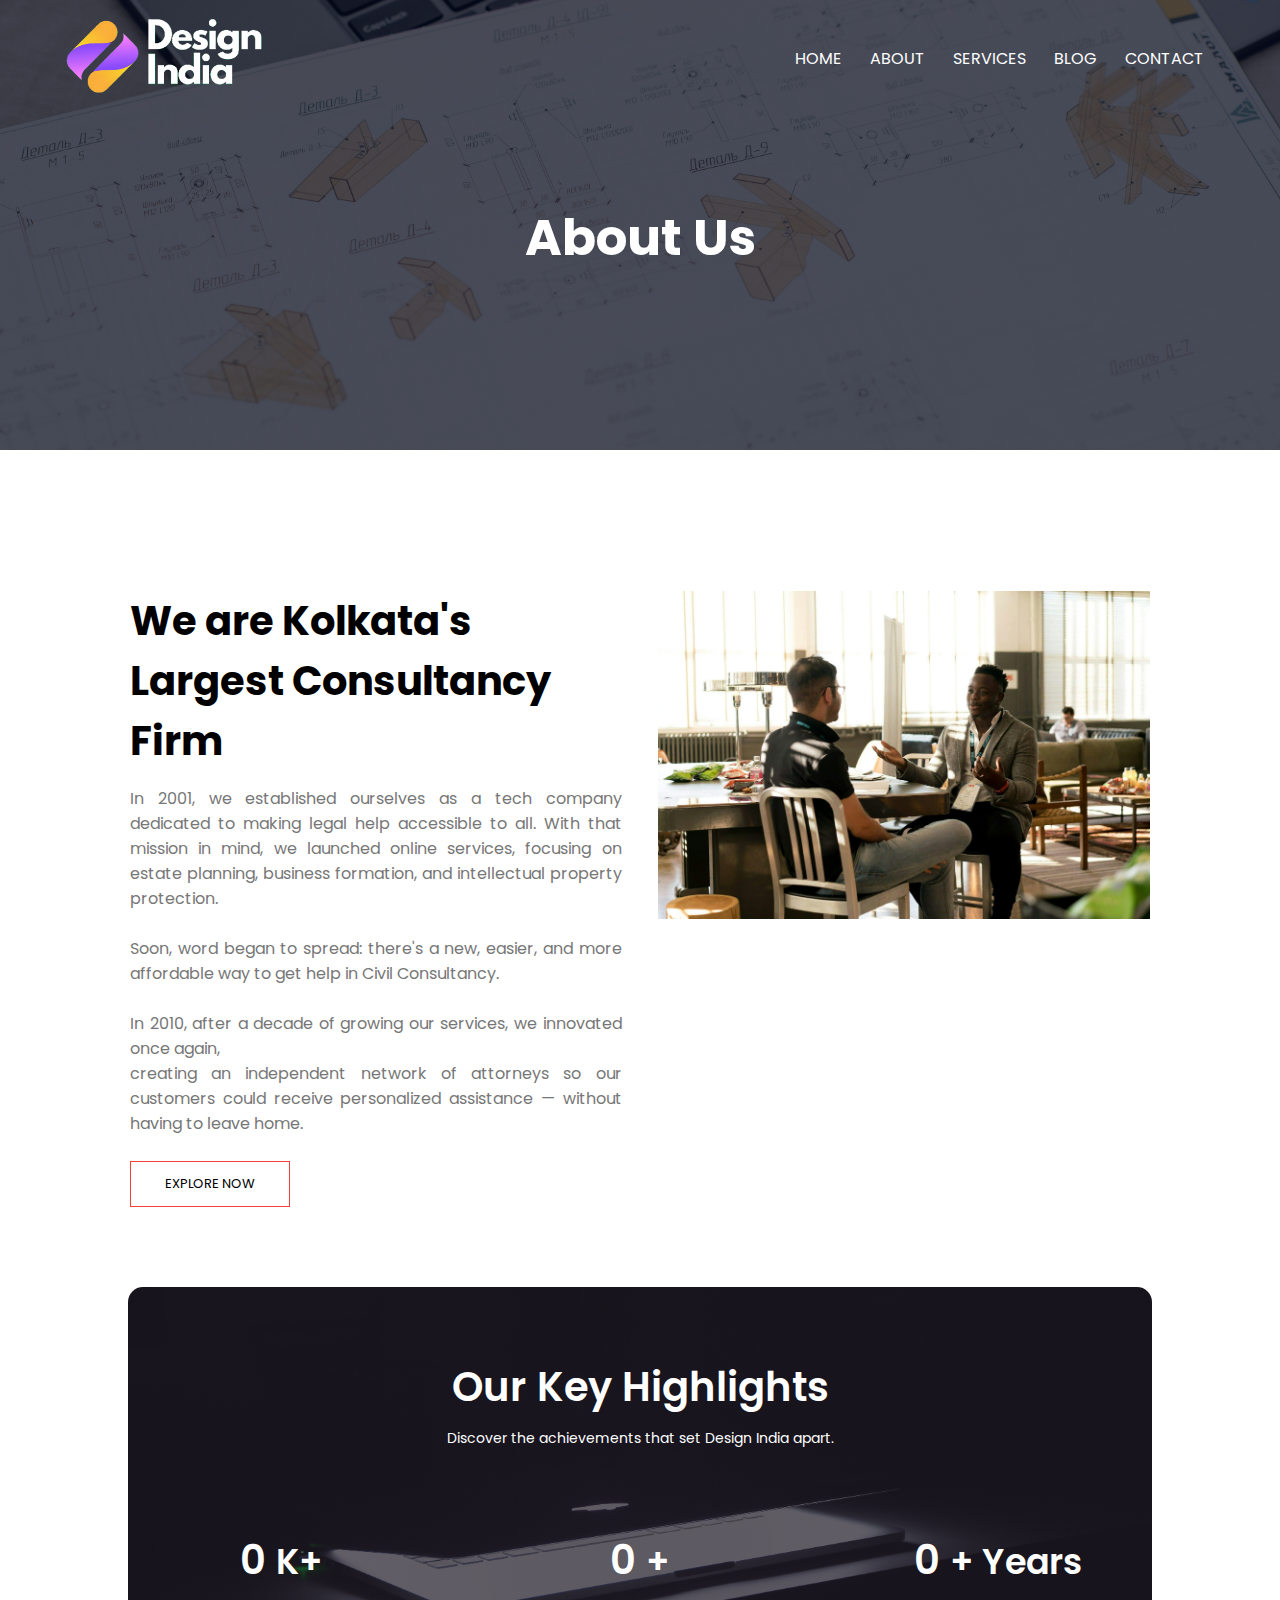
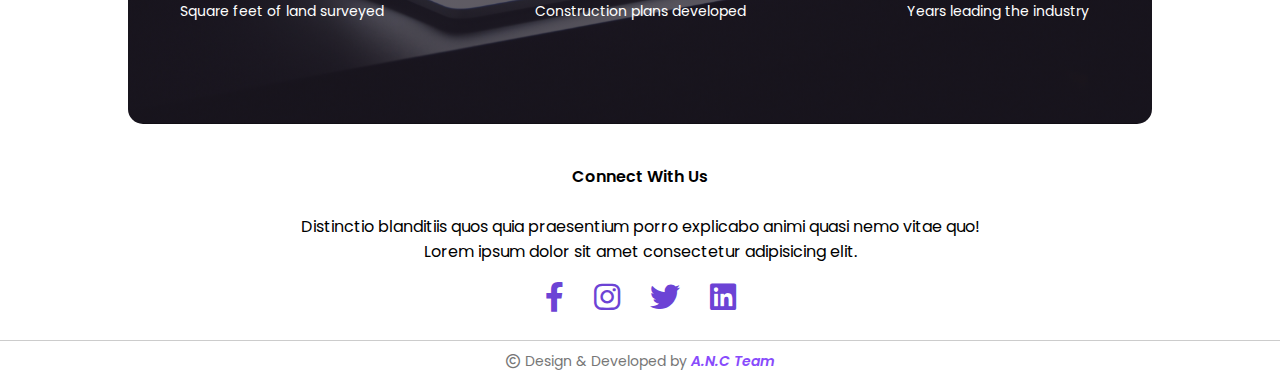
<file: about.html>
<!DOCTYPE html>
<html lang="en">
  <head>
    <meta charset="UTF-8" />
    <meta name="viewport" content="width=device-width, initial-scale=1.0" />

    <!-- Primary Meta Tags -->
    <title>Design India - Innovative Design Solutions for Your Brand</title>
    <meta
      name="description"
      content="Design India offers creative design solutions tailored to your brand. From logo design to web development, we provide innovative services to enhance your business identity."
    />
    <meta
      name="keywords"
      content="Design India, logo design, web design, branding, graphic design, creative services, brand identity, India"
    />
    <meta name="author" content="Design India Team" />

    <!-- Open Graph / Facebook -->
    <meta property="og:type" content="website" />
    <meta property="og:url" content="https://www.designindia.com/" />
    <meta
      property="og:title"
      content="Design India - Innovative Design Solutions for Your Brand"
    />
    <meta
      property="og:description"
      content="Design India offers creative design solutions tailored to your brand. Explore our services and elevate your business identity with professional design."
    />
    <meta
      property="og:image"
      content="https://www.designindia.com/images/og-image.jpg"
    />

    <!-- Twitter -->
    <meta property="twitter:card" content="summary_large_image" />
    <meta property="twitter:url" content="https://www.designindia.com/" />
    <meta
      property="twitter:title"
      content="Design India - Innovative Design Solutions for Your Brand"
    />
    <meta
      property="twitter:description"
      content="Design India offers creative design solutions tailored to your brand. Enhance your business identity with our professional design services."
    />
    <meta
      property="twitter:image"
      content="https://www.designindia.com/images/twitter-image.jpg"
    />

    <!-- Robots Meta Tag -->
    <meta name="robots" content="index, follow" />

    <!-- Canonical Link -->
    <link rel="canonical" href="https://www.designindia.com/" />

    <!-- Favicon -->
    <link rel="icon" href="images/head-icon.png" type="image/x-icon" />

    <!-- CSS Stylesheet -->
    <link rel="stylesheet" href="/css/styles.css" />

    <!-- FONT AWESOME CDN -->
    <link
      rel="stylesheet"
      href="https://cdnjs.cloudflare.com/ajax/libs/font-awesome/6.0.0-beta3/css/all.min.css"
    />
    <script src="/js/scripts.js"></script>
  </head>

  <body>
    <!-- HEADER SECTION -->
    <section class="sub-header">
      <nav>
        <a href="index.html"
          ><img src="images/logo1.png" alt="DesignIndia"
        /></a>
        <!-- <a href="index.html" class="navbar-brand">
          <img src="images/logo.png" alt="DesignIndia" class="logo" />
          <h5 class="brand-name">DESIGN INDIA</h5>
        </a> -->

        <div id="navLinks" class="nav-links">
          <i class="fa fa-times" aria-hidden="true" onclick="hideMenu()"></i>
          <ul>
            <li><a href="index.html">HOME</a></li>
            <li><a href="about.html">ABOUT</a></li>
            <li><a href="services.html">SERVICES</a></li>
            <li><a href="">BLOG</a></li>
            <li><a href="">CONTACT</a></li>
          </ul>
        </div>
        <i class="fa fa-bars" aria-hidden="true" onclick="showMenu()"></i>
      </nav>
      <h1>About Us</h1>
    </section>

    <!-- ABOUT US CONTENT -->
    <section class="about-us">
      <div class="row">
        <div class="about-col">
          <h1>We are Kolkata's <br />Largest Consultancy Firm</h1>
          <p>
            In 2001, we established ourselves as a tech company dedicated to
            making legal help accessible to all. With that mission in mind, we
            launched online services, focusing on estate planning, business
            formation, and intellectual property protection.<br /><br />
            Soon, word began to spread: there's a new, easier, and more
            affordable way to get help in Civil Consultancy.<br /><br />
            In 2010, after a decade of growing our services, we innovated once
            again,<br />
            creating an independent network of attorneys so our customers could
            receive personalized assistance — without having to leave home.
          </p>

          <a href="services.html" class="hero-button red-button">EXPLORE NOW</a>
        </div>
        <div class="about-col">
          <img src="images/ab1.jpg" alt="" />
        </div>
      </div>
    </section>

    <!-- HIGHLIGHTS SECTION -->
    <section class="highlights">
      <h1>Our Key Highlights</h1>
      <p>Discover the achievements that set Design India apart.</p>
      <div class="row">
        <div class="highlight-col">
          <h3 data-target="350">0</h3><span>K+</span>
          <p>Square feet of land surveyed</p>
        </div>
        <div class="highlight-col">
          <h3 data-target="2800">0</h3><span>+</span>
          <p>Construction plans developed</p>
        </div>
        <div class="highlight-col">
          <h3 data-target="25">0</h3><span>+ Years</span>
          <p>Years leading the industry</p>
        </div>
      </div>
    </section>
    
    <!-- FOOTER SECTION -->
    <section class="footer">
      <h4>Connect With Us</h4>
      <p>
        Distinctio blanditiis quos quia praesentium porro explicabo animi quasi
        nemo vitae quo! <br />Lorem ipsum dolor sit amet consectetur adipisicing
        elit.
      </p>
      <div class="icons">
        <a href="https://www.facebook.com" target="_blank">
          <i class="fa-brands fa-facebook-f"></i>
        </a>
        <a href="https://www.instagram.com" target="_blank">
          <i class="fa-brands fa-instagram"></i>
        </a>
        <a href="https://x.com/" target="_blank">
          <i class="fa-brands fa-twitter"></i>
        </a>
        <a href="https://www.linkedin.com" target="_blank">
          <i class="fa-brands fa-linkedin"></i>
        </a>
      </div>
      <hr />
      <p class="dev">
        <i class="fa-regular fa-copyright"></i> Design & Developed by <span>A.N.C Team</span>
        </i>
      </p>
    </section>

    <!-- JAVA SCRIPT FOR TOGGLE MENU -->
    <script>
      let navLinks = document.getElementById("navLinks");
      function showMenu() {
        navLinks.style.display = "block"; /* Show the menu */
      }
      function hideMenu() {
        navLinks.style.display = "none"; /* Hide the menu */
      }
      function handleResize() {
        if (window.innerWidth > 700) {
          navLinks.style.display =
            "inline-block"; /* Ensure menu is shown on wide screens */
        }
        if (window.innerWidth < 700) {
          navLinks.style.display =
            "none"; /* Ensure menu is hidden on phone screens */
        }
      }
      // Add event listener for resize events
      window.addEventListener("resize", handleResize);
      // Ensure menu visibility on initial load based on screen size
      handleResize();
    </script>
  </body>
</html>
</file>
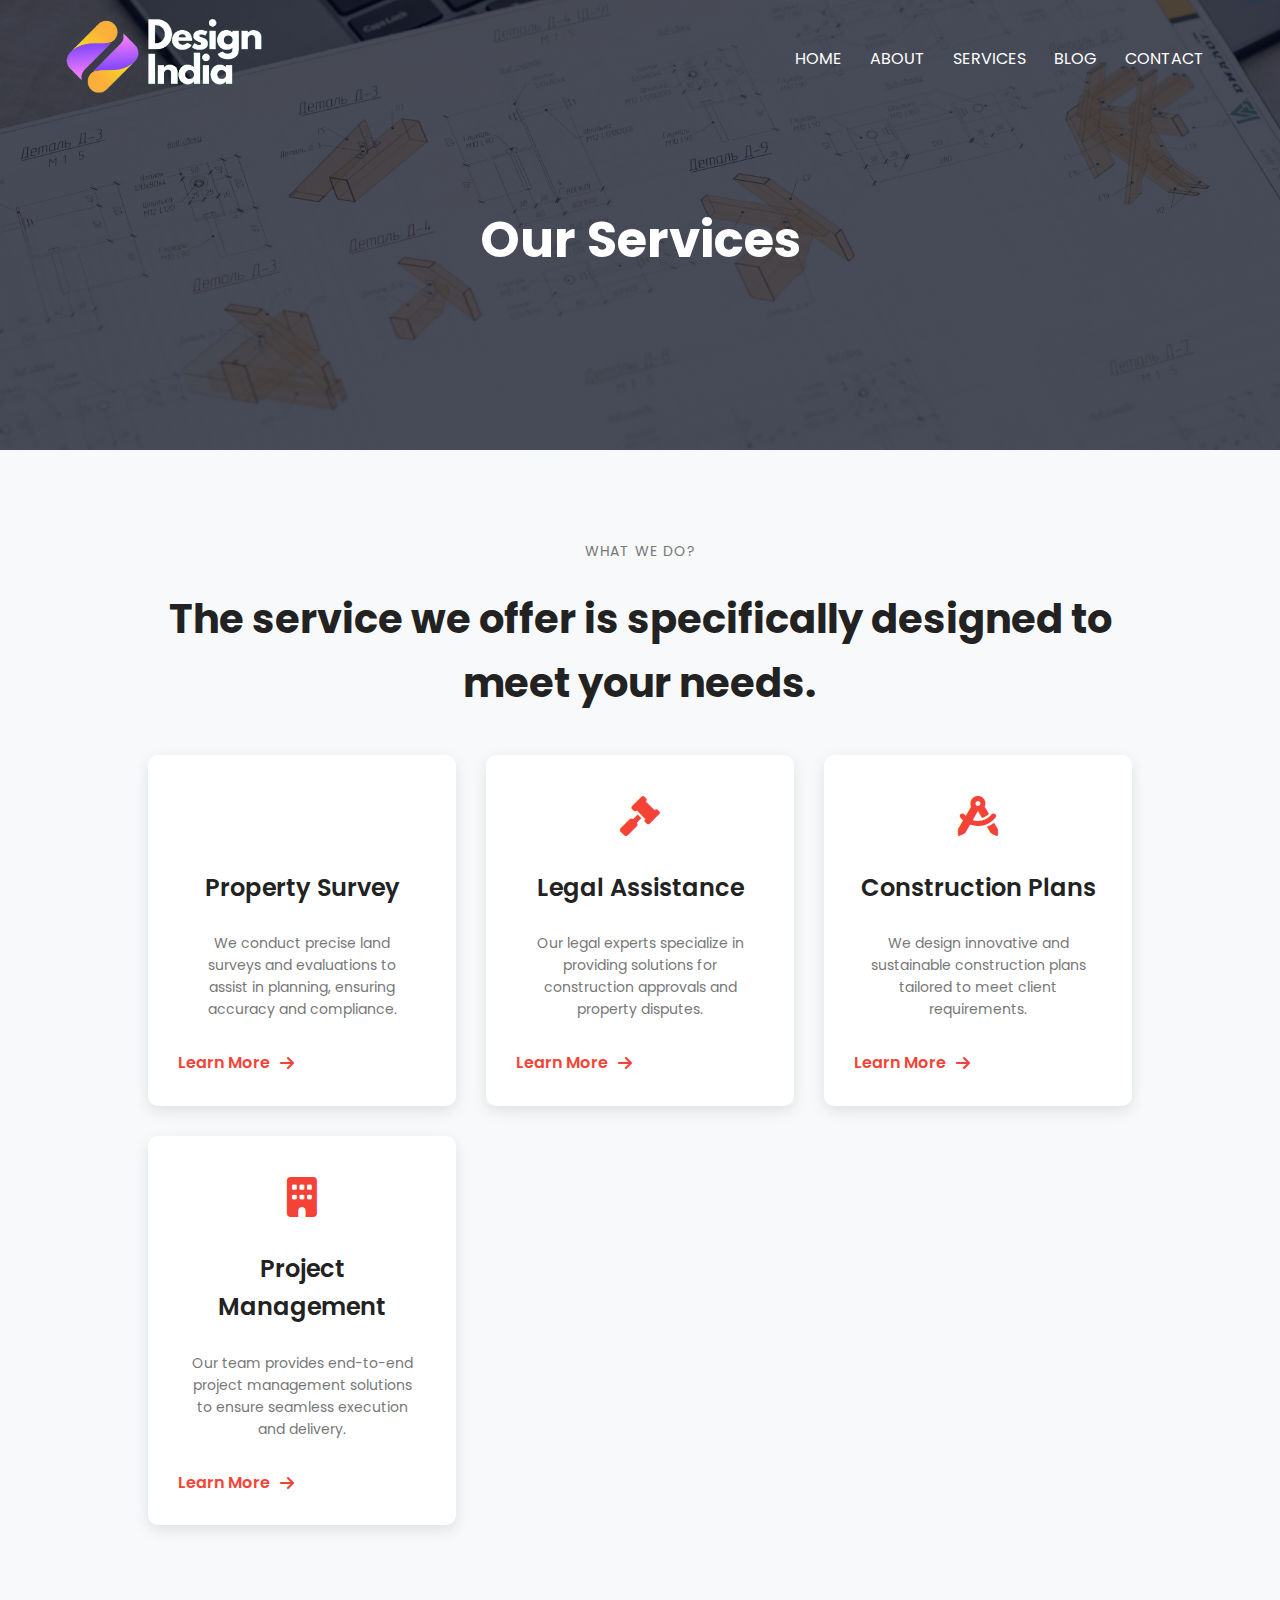
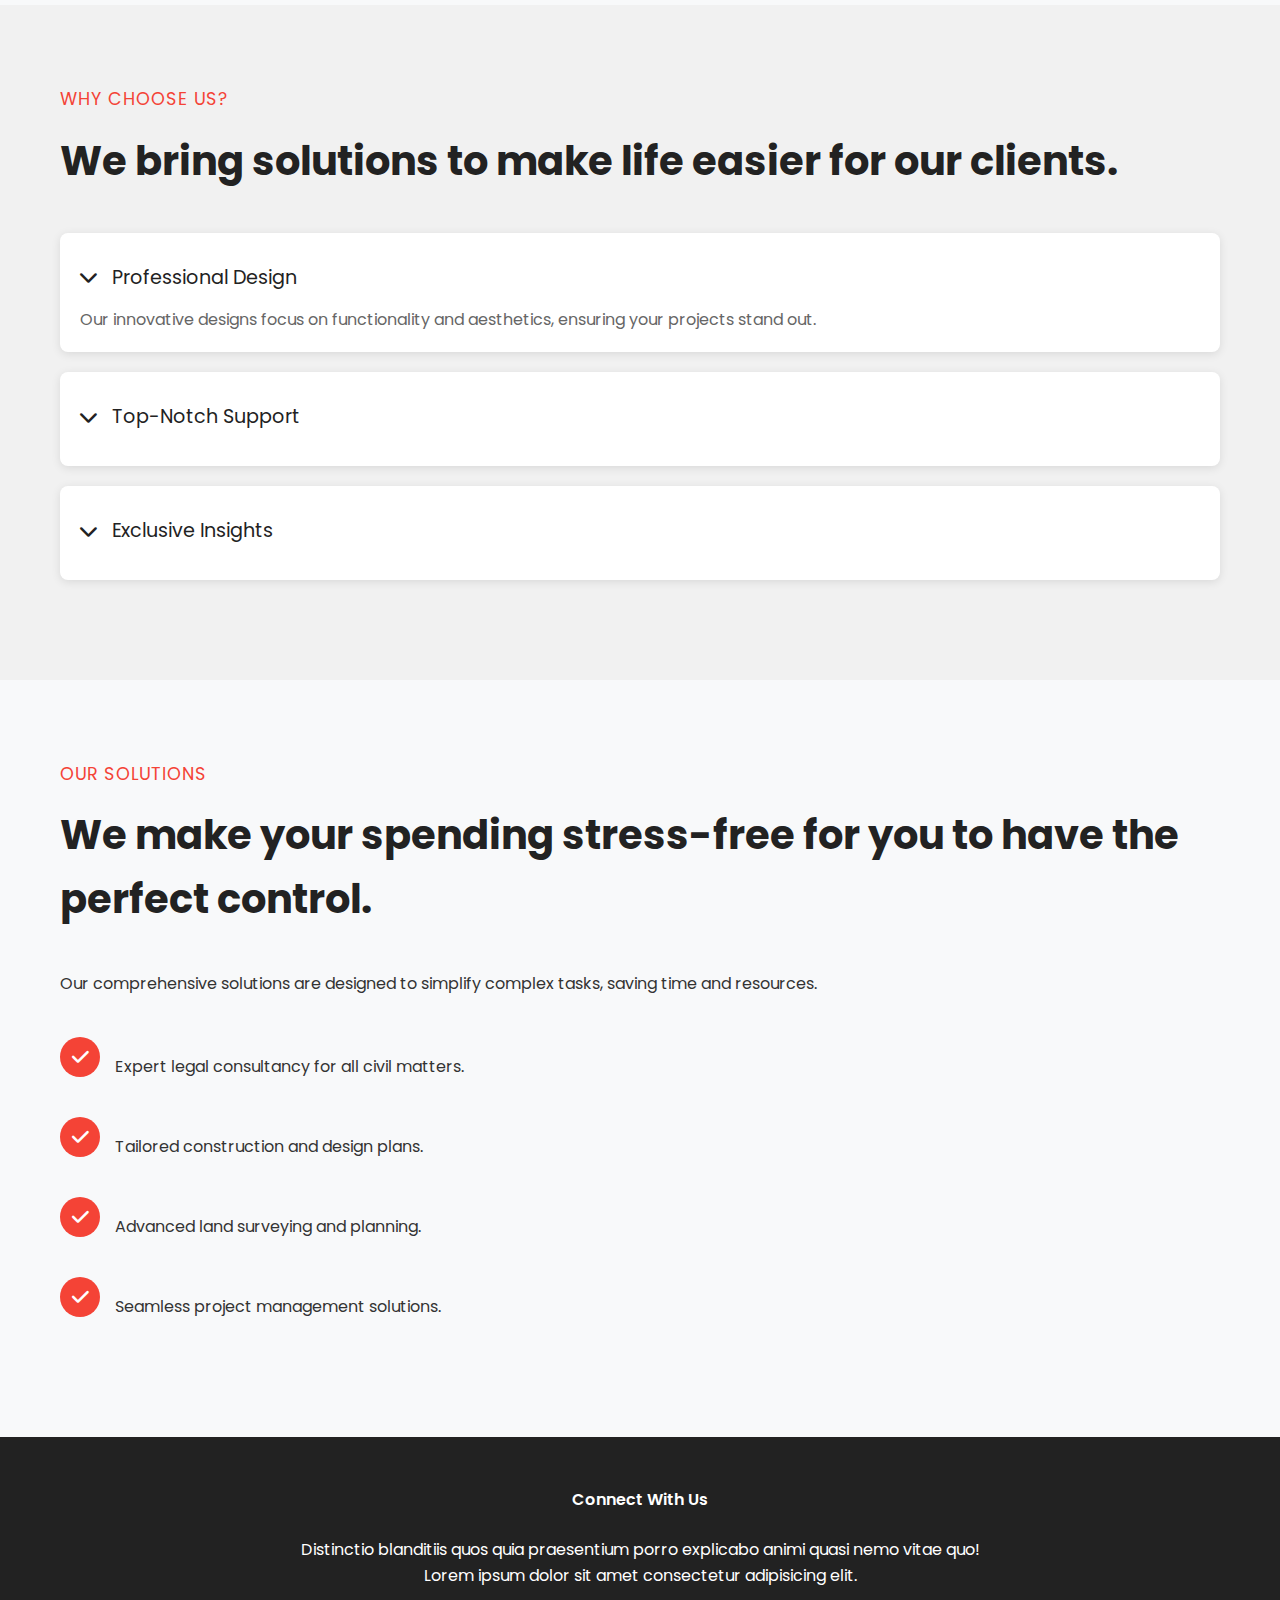
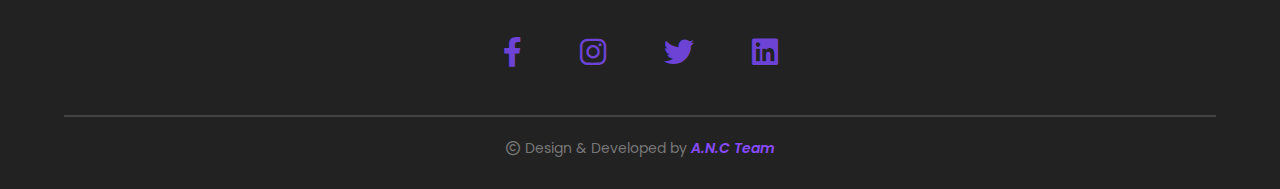
<file: services.html>
<!DOCTYPE html>
<html lang="en">

<head>
  <meta charset="UTF-8" />
  <meta name="viewport" content="width=device-width, initial-scale=1.0" />

  <!-- Primary Meta Tags -->
  <title>Design India - Innovative Design Solutions for Your Brand</title>
  <meta name="description"
    content="Design India offers creative design solutions tailored to your brand. From logo design to web development, we provide innovative services to enhance your business identity." />
  <meta name="keywords"
    content="Design India, logo design, web design, branding, graphic design, creative services, brand identity, India" />
  <meta name="author" content="Design India Team" />

  <!-- Open Graph / Facebook -->
  <meta property="og:type" content="website" />
  <meta property="og:url" content="https://www.designindia.com/" />
  <meta property="og:title" content="Design India - Innovative Design Solutions for Your Brand" />
  <meta property="og:description"
    content="Design India offers creative design solutions tailored to your brand. Explore our services and elevate your business identity with professional design." />
  <meta property="og:image" content="https://www.designindia.com/images/og-image.jpg" />

  <!-- Twitter -->
  <meta property="twitter:card" content="summary_large_image" />
  <meta property="twitter:url" content="https://www.designindia.com/" />
  <meta property="twitter:title" content="Design India - Innovative Design Solutions for Your Brand" />
  <meta property="twitter:description"
    content="Design India offers creative design solutions tailored to your brand. Enhance your business identity with our professional design services." />
  <meta property="twitter:image" content="https://www.designindia.com/images/twitter-image.jpg" />

  <!-- Robots Meta Tag -->
  <meta name="robots" content="index, follow" />

  <!-- Canonical Link -->
  <link rel="canonical" href="https://www.designindia.com/" />

  <!-- Favicon -->
  <link rel="icon" href="images/head-icon.png" type="image/x-icon" />

  <!-- CSS Stylesheet -->
  <link rel="stylesheet" href="/css/styles.css" />
  <link rel="stylesheet" href="css/services.css">

  <!-- FONT AWESOME CDN -->
  <link rel="stylesheet" href="https://cdnjs.cloudflare.com/ajax/libs/font-awesome/6.0.0-beta3/css/all.min.css" />
  <script src="/js/scripts.js"></script>
</head>

<body>
  <!-- HEADER SECTION -->
  <section class="sub-header">
    <nav>
      <a href="index.html"><img src="images/logo1.png" alt="DesignIndia" /></a>
      <!-- <a href="index.html" class="navbar-brand">
          <img src="images/logo.png" alt="DesignIndia" class="logo" />
          <h5 class="brand-name">DESIGN INDIA</h5>
        </a> -->

      <div id="navLinks" class="nav-links">
        <i class="fa fa-times" aria-hidden="true" onclick="hideMenu()"></i>
        <ul>
          <li><a href="index.html">HOME</a></li>
          <li><a href="about.html">ABOUT</a></li>
          <li><a href="services.html">SERVICES</a></li>
          <li><a href="">BLOG</a></li>
          <li><a href="">CONTACT</a></li>
        </ul>
      </div>
      <i class="fa fa-bars" aria-hidden="true" onclick="showMenu()"></i>
    </nav>
    <h1>Our Services</h1>
  </section>


  <!-- SERVICE SECTION -->
  <section class="section service">
    <div class="container">
      <p class="section-subtitle">What We Do?</p>
      <h2 class="section-title">
        The service we offer is specifically designed to meet your needs.
      </h2>
      <ul class="grid-list">
        <li>
          <div class="service-card">
            <div class="card-icon">
              <i class="fa-solid fa-people-roof"></i>
            </div>
            <h3 class="card-title">Property Survey</h3>
            <p class="card-text">
              We conduct precise land surveys and evaluations to assist in planning, ensuring accuracy and compliance.
            </p>
            <a href="#" class="btn-text">
              <span class="span">Learn More</span>
              <i class="fa-solid fa-arrow-right"></i>
            </a>
          </div>
        </li>
        <li>
          <div class="service-card">
            <div class="card-icon">
              <i class="fa-solid fa-gavel"></i>
            </div>
            <h3 class="card-title">Legal Assistance</h3>
            <p class="card-text">
              Our legal experts specialize in providing solutions for construction approvals and property disputes.
            </p>
            <a href="#" class="btn-text">
              <span class="span">Learn More</span>
              <i class="fa-solid fa-arrow-right"></i>
            </a>
          </div>
        </li>
        <li>
          <div class="service-card">
            <div class="card-icon">
              <i class="fa-solid fa-drafting-compass"></i>
            </div>
            <h3 class="card-title">Construction Plans</h3>
            <p class="card-text">
              We design innovative and sustainable construction plans tailored to meet client requirements.
            </p>
            <a href="#" class="btn-text">
              <span class="span">Learn More</span>
              <i class="fa-solid fa-arrow-right"></i>
            </a>
          </div>
        </li>
        <li>
          <div class="service-card">
            <div class="card-icon">
              <i class="fa-solid fa-building"></i>
            </div>
            <h3 class="card-title">Project Management</h3>
            <p class="card-text">
              Our team provides end-to-end project management solutions to ensure seamless execution and delivery.
            </p>
            <a href="#" class="btn-text">
              <span class="span">Learn More</span>
              <i class="fa-solid fa-arrow-right"></i>
            </a>
          </div>
        </li>
      </ul>
    </div>
  </section>

  <!-- ABOUT SECTION -->
  <section class="about">
    <div class="container">
      <div class="about-content">
        <p class="section-subtitle">Why Choose Us?</p>
        <h2 class="section-title">
          We bring solutions to make life easier for our clients.
        </h2>
        <ul class="about-list">
          <li class="about-item">
            <div class="accordion-card expanded" data-accordion>
              <h3 class="card-title">
                <button class="accordion-btn">
                  <i class="fa-solid fa-chevron-down"></i>
                  <span class="span">Professional Design</span>
                </button>
              </h3>
              <p class="accordion-content">
                Our innovative designs focus on functionality and aesthetics, ensuring your projects stand out.
              </p>
            </div>
          </li>
          <li class="about-item">
            <div class="accordion-card" data-accordion>
              <h3 class="card-title">
                <button class="accordion-btn">
                  <i class="fa-solid fa-chevron-down"></i>
                  <span class="span">Top-Notch Support</span>
                </button>
              </h3>
              <p class="accordion-content">
                With 24/7 support, we ensure you receive immediate assistance at every stage of your project.
              </p>
            </div>
          </li>
          <li class="about-item">
            <div class="accordion-card" data-accordion>
              <h3 class="card-title">
                <button class="accordion-btn">
                  <i class="fa-solid fa-chevron-down"></i>
                  <span class="span">Exclusive Insights</span>
                </button>
              </h3>
              <p class="accordion-content">
                Gain access to valuable market research and insights to make informed decisions for your projects.
              </p>
            </div>
          </li>
        </ul>
      </div>
    </div>
  </section>

  <!-- FEATURE SECTION -->
  <section class="feature">
    <div class="container">
      <div class="feature-content">
        <p class="section-subtitle">Our Solutions</p>
        <h2 class="section-title">
          We make your spending stress-free for you to have the perfect control.
        </h2>
        <p class="section-text">
          Our comprehensive solutions are designed to simplify complex tasks, saving time and resources.
        </p>
        <ul class="feature-list">
          <li>
            <div class="feature-card">
              <div class="card-icon">
                <i class="fa-solid fa-check"></i>
              </div>
              <span class="span">
                Expert legal consultancy for all civil matters.
              </span>
            </div>
          </li>
          <li>
            <div class="feature-card">
              <div class="card-icon">
                <i class="fa-solid fa-check"></i>
              </div>
              <span class="span">
                Tailored construction and design plans.
              </span>
            </div>
          </li>
          <li>
            <div class="feature-card">
              <div class="card-icon">
                <i class="fa-solid fa-check"></i>
              </div>
              <span class="span">
                Advanced land surveying and planning.
              </span>
            </div>
          </li>
          <li>
            <div class="feature-card">
              <div class="card-icon">
                <i class="fa-solid fa-check"></i>
              </div>
              <span class="span">
                Seamless project management solutions.
              </span>
            </div>
          </li>
        </ul>
      </div>
    </div>
  </section>

  <!-- FOOTER SECTION -->
  <footer class="footer">
    <h4>Connect With Us</h4>
    <p>
      Distinctio blanditiis quos quia praesentium porro explicabo animi quasi
      nemo vitae quo! <br />Lorem ipsum dolor sit amet consectetur adipisicing
      elit.
    </p>
    <div class="icons">
      <a href="https://www.facebook.com" target="_blank">
        <i class="fa-brands fa-facebook-f"></i>
      </a>
      <a href="https://www.instagram.com" target="_blank">
        <i class="fa-brands fa-instagram"></i>
      </a>
      <a href="https://x.com/" target="_blank">
        <i class="fa-brands fa-twitter"></i>
      </a>
      <a href="https://www.linkedin.com" target="_blank">
        <i class="fa-brands fa-linkedin"></i>
      </a>
    </div>
    <hr />
    <p class="dev">
      <i class="fa-regular fa-copyright"></i> Design & Developed by <span>A.N.C Team</span>
      </i>
    </p>
  </footer>





  <!-- JAVA SCRIPT FOR TOGGLE MENU -->
  <script>
    let navLinks = document.getElementById("navLinks");
    function showMenu() {
      navLinks.style.display = "block"; /* Show the menu */
    }
    function hideMenu() {
      navLinks.style.display = "none"; /* Hide the menu */
    }
    function handleResize() {
      if (window.innerWidth > 700) {
        navLinks.style.display =
          "inline-block"; /* Ensure menu is shown on wide screens */
      }
      if (window.innerWidth < 700) {
        navLinks.style.display =
          "none"; /* Ensure menu is hidden on phone screens */
      }
    }
    // Add event listener for resize events
    window.addEventListener("resize", handleResize);
    // Ensure menu visibility on initial load based on screen size
    handleResize();
  </script>
</body>

</html>
</file>
<file: css/styles.css>
@import url("https://fonts.googleapis.com/css2?family=Poppins:ital,wght@0,100;0,200;0,300;0,400;0,500;0,600;0,700;0,800;0,900;1,100;1,200;1,300;1,400;1,500;1,600;1,700;1,800;1,900&display=swap");

* {
  margin: 0;
  padding: 0;
  font-family: "Poppins", sans-serif;
}

:root {
  --primary: #884bfc;
  --secondary: rgb(250, 176, 58);
}

/* Custom scrollbar for WebKit browsers (Chrome, Safari) */
::-webkit-scrollbar {
  width: 10px; /* Width of the entire scrollbar */
}

::-webkit-scrollbar-track {
  background: transparent; /* Background of the scrollbar track */
  border-radius: 8px; /* Rounded corners for the track */
}

::-webkit-scrollbar-thumb {
  background-color: var(--secondary); /* Color of the scrollbar handle */
  border-radius: 10px; /* Rounded corners for the scrollbar handle */
  border: 2px solid white; /* Padding around the scrollbar handle */
}

::-webkit-scrollbar-thumb:hover {
  background-color: var(--primary); /* Color when hovering over the scrollbar */
}

.header {
  min-height: 100vh;
  width: 100%;
  background-image: url(/images/bg3.jpg);
  background-image: linear-gradient(rgba(4, 9, 30, 0.5), rgba(4, 9, 30, 0.5)),
    url(/images/bg3.jpg);
  background-position: center;
  position: relative;
  background-size: cover;
}

nav {
  display: flex;
  padding: 0% 5%;
  justify-content: space-between;
  align-items: center;
}

nav img {
  width: 200px;
}

.nav-links {
  flex: 1;
  text-align: right;
}

.nav-links ul li {
  list-style: none;
  display: inline-block;
  padding: 8px 12px;
  position: relative;
}

.nav-links ul li a {
  color: #fff;
  text-decoration: none;
  font-size: 1rem;
}

.nav-links ul li::after {
  content: "";
  width: 0;
  height: 2px;
  background: #f44336;
  display: block;
  margin: auto;
  border-radius: 1px;
  transition: width 0.4s cubic-bezier(0.68, -0.55, 0.27, 1.55), transform 0.4s;
  transform-origin: center; /* Ensures the line grows from the center */
}

.nav-links ul li:hover::after {
  width: 100%;
  transform: scale(1.1); /* Slightly enlarges the line for a pop effect */
}

.text-box {
  width: 90%;
  color: white;
  position: absolute;
  top: 50%;
  left: 50%;
  transform: translate(-50%, -50%);
  text-align: center;
}

.text-box h1 {
  font-size: 60px;
}

.text-box p {
  margin: 10px 0px 40px;
  font-size: 14px;
  color: #fff;
}

.hero-button {
  display: inline-block;
  text-decoration: none;
  color: white;
  border: 1px solid white;
  padding: 12px 34px;
  font-size: 13px;
  background: transparent;
  position: relative;
  cursor: pointer;
  transition: all 0.4s cubic-bezier(0.68, -0.55, 0.27, 1.55); /* Apply transition to all properties with a custom easing */
}

.hero-button:hover {
  border: 1px solid #f44336;
  background: #f44336;
  color: white;
  transform: scale(1.05); /* Slightly enlarges the button for a pop effect */
  box-shadow: 0px 4px 15px rgba(0, 0, 0, 0.2); /* Adds a subtle shadow for depth */
}

nav .fa {
  display: none;
}

@media (max-width: 700px) {
  .text-box h1 {
    font-size: 25px;
  }

  .text-box p {
    font-size: 12px;
  }

  nav img {
    width: 150px;
  }

  .nav-links ul li {
    display: block;
  }
  .nav-links {
    display: none;
    position: absolute;
    background: #fab03a;
    height: 100vh;
    width: 200px;
    top: 0;
    right: 0px;
    text-align: left;
    z-index: 2;
  }
  nav .fa {
    display: block;
    color: white;
    margin: 10px;
    font-size: 22px;
    cursor: pointer;
  }
  .nav-links ul {
    padding: 30px;
  }
}

/* SERVICES SECTION */
.service {
  width: 80%;
  margin: auto;
  text-align: center;
  padding-top: 100px;
}

.service h1 {
  font-size: 40px;
  font-weight: 600;
}

.service p {
  color: #777;
  font-size: 14px;
  line-height: 22px;
  padding: 10px;
  text-align: center;
}

.row {
  margin-top: 5%;
  display: flex;
  justify-content: space-between;
}

.service-col {
  flex-basis: 30%;
  background: #fff3f3;
  margin-bottom: 5%;
  padding: 20px 10px;
  box-sizing: border-box;
  transition: all 0.4s cubic-bezier(0.68, -0.55, 0.27, 1.55);
}

h3 {
  text-align: center;
  font-weight: 600;
  margin: 10px 0;
}

.service-col p {
  text-align: justify;
}

.service-col:hover {
  box-shadow: rgba(0, 0, 0, 0.16) 0px 3px 6px, rgba(0, 0, 0, 0.23) 0px 3px 6px;
  box-shadow: rgba(50, 50, 93, 0.25) 0px 2px 5px -1px,
    rgba(0, 0, 0, 0.3) 0px 1px 3px -1px;
}

@media (max-width: 700px) {
  .row {
    flex-direction: column;
  }
}

/* PROJECT SECTION */
.project {
  width: 80%;
  margin: auto;
  text-align: center;
  padding-top: 50px;
}

.project h1 {
  font-size: 40px;
  font-weight: 600;
}

.project p {
  color: #777;
  font-size: 14px;
  line-height: 22px;
  padding: 10px;
}

.project-col {
  flex-basis: 32%;
  /* border-radius: 10px; */
  margin-bottom: 30px;
  position: relative;
  overflow: hidden;
}

.project-col img {
  display: block;
  width: 100%;
  height: auto;
}

.layer {
  background: transparent;
  height: 100%;
  width: 100%;
  position: absolute;
  top: 100%;
  left: 0;
  transition: top 0.4s ease-in-out;
  display: flex;
  flex-direction: column; /* Arrange children vertically */
  justify-content: center;
  align-items: center;
  color: white;
  font-size: 24px;
  font-weight: 100;
}

.layer h3 {
  color: #fff;
  margin: 0;
}

.layer p {
  color: white;
  font-size: 14px;
  margin: 0;
}

.project-col:hover .layer {
  top: 0; /* Move the layer up to cover the image */
  background: #fab03a; /* Apply the red overlay */
}

.project-col .layer {
  background: #fab03a; /* Ensure the red background is set so it doesn't fade */
}

/* FACILITIES SECTION */
.facilities {
  width: 80%;
  margin: auto;
  text-align: center;
  padding-top: 100px;
}

.facilities h1 {
  font-size: 40px;
  font-weight: 600;
}

.facilities p {
  color: #777;
}

.facilities-col {
  flex-basis: 31%;
  margin-bottom: 5%;
  text-align: justify;
}

.facilities-col img {
  width: 100%;
}

.facilities-col p {
  padding: 0;
}

.facilities-col h3 {
  margin-top: 15px;
  margin-bottom: 15px;
  text-align: left;
  position: relative;
}

.facilities-col h3::after {
  content: "";
  width: 0;
  height: 3px;
  background: #f44336;
  display: block;
  position: absolute; /* Position the line absolutely within the heading */
  bottom: -10px; /* Position the line below the text */
  left: 0; /* Start the line at the left edge */
  border-radius: 10px;
  transition: width 0.7s cubic-bezier(0.68, -0.55, 0.27, 1.55); /* Smooth transition for width */
}

.facilities-col h3:hover::after {
  width: 100%; /* Expand the width to cover the full width of the heading */
}

/* TESTIMONIAL SECTION */
.testimonials {
  width: 80%;
  margin: auto;
  text-align: center;
  padding-top: 100px;
}

.testimonials h1 {
  font-size: 40px;
  font-weight: 600;
}

.testimonials p {
  color: #777;
}

.testimonial-col {
  flex-basis: 44%;
  margin-bottom: 5%;
  text-align: left;
  background: #fffaf3;
  padding: 25px;
  cursor: pointer;
  display: flex;
  box-shadow: rgba(50, 50, 93, 0.25) 0px 2px 5px -1px,
    rgba(0, 0, 0, 0.3) 0px 1px 3px -1px;
  transition: width 0.2s cubic-bezier(0.68, -0.55, 0.27, 1.55), transform 0.2s;
  padding-top: 30px;
}

.testimonial-col:hover {
  transform: scale(1.05); /* Scale up the element on hover */
}

.testimonial-col img {
  width: 50px; /* Ensure the width and height are equal */
  height: 50px; /* Keep height equal to width */
  margin-left: 5px;
  margin-right: 30px;
  border-radius: 50%; /* Make the image circular */
  object-fit: cover; /* Ensure the image covers the entire area without distortion */
}

.testimonial-col p {
  padding: 0;
}

.testimonial-col h3 {
  margin-top: 15px;
  text-align: left;
}

.testimonial-col .fa-solid {
  color: #f44336;
}

@media (max-width: 700px) {
  .testimonial-col img {
    margin-left: 0px;
    margin-right: 15px;
  }
  .testimonial-col p {
    font-size: 12px;
    text-align: justify;
  }

  .testimonial-col h3 {
    font-size: 15px;
  }
}

/* CALL TO ACTION SECTION */
.cta {
  margin: 100px auto;
  width: 80%;
  background-image: linear-gradient(rgba(0, 0, 0, 0.5), rgba(0, 0, 0, 0.5)),
    url(/images/banner1.jpg);
  background-position: center;
  background-size: cover;
  border-radius: 10px;
  text-align: center;
  padding: 100px 0;
}

.cta h1 {
  color: white;
  margin-bottom: 40px;
  padding: 0;
}

@media (max-width: 700px) {
  .cta h1 {
    font-size: 24px;
  }
}

/* FOOTER SECTION */
.footer {
  width: 100%;
  text-align: center;
  padding: 20px 0px;
}

.footer h4 {
  margin-bottom: 25px;
  margin-top: 20px;
  font-weight: 600;
}

/* ICONS */
.icons a{
  text-decoration: none;
}

.icons .fa-brands {
  color: #6c43d5;
  margin: 0 13px;
  cursor: pointer;
  padding: 18px 0;
  font-size: 30px; /* Adjust the size as needed */
  transition: width 0.2s cubic-bezier(0.68, -0.55, 0.27, 1.55), transform 0.2s;
}

.icons .fa-brands:hover {
  transform: scale(1.2);
}

.footer .dev {
  font-size: 14px;
  color: #777;
  padding-bottom: 0;
  margin-bottom: 0;
}
.footer .dev span {
  color: var(--primary);
  font-weight: 600;
  font-style: italic;
}

hr {
  border: 0;
  border-top: 1px solid #ccc; /* Adjust the color and thickness as needed */
  margin: 10px 0; /* Adjust the spacing above and below the line */
}

/* ABOUT PAGE */
/* SUB HEADER SECTION */
.sub-header {
  height: 50vh;
  width: 100%;
  background-image: linear-gradient(rgba(4, 9, 30, 0.7), rgba(4, 9, 30, 0.7)),
    url(/images/bg1.jpg);
  background-position: center;
  background-size: cover;
  text-align: center;
  color: white;
}

.sub-header h1 {
  margin-top: 80px;
  font-size: 50px;
}

.about-us {
  width: 80%;
  margin: auto;
  padding-top: 60px;
  padding-bottom: 50px;
}

.about-col {
  flex-basis: 48%;
  padding: 30px 2px;
}

.about-col img {
  width: 100%;
}

.about-col h1 {
  padding-top: 0;
  font-size: 40px;
}

.about-col p {
  color: #777;
  padding: 15px 0 25px;
  text-align: justify;
}

.red-button {
  border: 1px solid #f44336;
  color: black;
  background: transparent;
}

/* HIGHLIGHTS SECTION */
.highlights {
  width: 80%;
  margin: auto;
  text-align: center;
  border-radius: 15px;
  padding-top: 70px;
  padding-bottom: 20px;
  /* height: 40vh; */
  background-image: linear-gradient(
      rgba(33, 28, 40, 0.7),
      rgba(33, 28, 40, 0.7)
    ),
    url(/images/high_bg.jpg);
  background-position: center;
  position: relative;
  background-size: cover;
}

.highlights h1 {
  font-size: 40px;
  font-weight: 600;
  color: white;
}

.highlights p {
  color: white;
  font-size: 14px;
  line-height: 22px;
  padding: 10px;
  text-align: center;
}

.row {
  margin-top: 5%;
  display: flex;
  justify-content: space-between;
}

.highlight-col {
  flex-basis: 30%;
  background: transparent;
  margin-bottom: 5%;
  padding: 20px 10px;
  box-sizing: border-box;
  overflow: hidden;
}

.highlight-col h3 {
  display: inline; /* Keep number and text on the same line */
  text-align: center;
  font-weight: 600;
  margin: 2px 0;
  color: white;
  font-size: 40px;
  overflow: hidden;
}

.highlight-col span {
  display: inline; /* Keep text on the same line as the number */
  font-weight: 600;
  margin-left: 10px; /* Space between number and text */
  color: white;
  font-size: 35px;
  overflow: hidden;
}

.highlight-col p {
  text-align: center;
}

@media (max-width: 700px) {
  .highlights h1 {
    font-size: 30px;
    margin: 15px;
  }
  .highlight-col h3{
    font-size: 25px;
  }
  .highlight-col span{
    font-size: 25px;
  }
}
</file>
<file: css/services.css>
@import url("https://fonts.googleapis.com/css2?family=Poppins:ital,wght@0,100;0,200;0,300;0,400;0,500;0,600;0,700;0,800;0,900;1,100;1,200;1,300;1,400;1,500;1,600;1,700;1,800;1,900&display=swap");

:root {
    --primary-color: #884bfc;
    --secondary-color: rgb(250, 176, 58);
    --text-color: #333;
    --light-bg: #f9f9f9;
    --card-shadow: rgba(0, 0, 0, 0.1);
}



* {
    box-sizing: border-box;
    margin: 0;
    padding: 0;
  }
  
  body {
    font-family: system-ui, sans-serif;
    color: #333;
    background-color: #f8f9fa;
    line-height: 1.6;
  }
  
  .container {
    max-width: 1200px;
    margin: 0 auto;
    padding: 0 20px;
  }
  
  

  /* Service Section */
  .section {
    padding: 80px 0;
  }
  
  .section-subtitle {
    color: #f44336;
    font-size: 1.1rem;
    margin-bottom: 15px;
    text-transform: uppercase;
    letter-spacing: 1px;
  }
  
  .section-title {
    font-size: 2.5rem;
    margin-bottom: 40px;
    color: #222;
  }
  
  .grid-list {
    display: grid;
    grid-template-columns: repeat(auto-fit, minmax(250px, 1fr));
    gap: 30px;
    list-style: none;
  }
  
  .service-card {
    background: white;
    padding: 30px;
    border-radius: 10px;
    box-shadow: 0 5px 15px rgba(0, 0, 0, 0.1);
    transition: transform 0.3s ease;
  }
  
  .service-card:hover {
    transform: translateY(-10px);
  }
  
  .card-icon {
    font-size: 2.5rem;
    color: #f44336;
    margin-bottom: 20px;
  }
  
  .card-title {
    font-size: 1.5rem;
    margin-bottom: 15px;
    color: #222;
  }
  
  .card-text {
    color: #666;
    margin-bottom: 20px;
  }
  
  .btn-text {
    display: flex;
    align-items: center;
    gap: 10px;
    color: #f44336;
    text-decoration: none;
    font-weight: 600;
  }
  
  /* About Section */
  .about {
    background: #f1f1f1;
    padding: 80px 0;
  }
  
  .about-list {
    list-style: none;
  }
  
  .accordion-card {
    background: white;
    margin-bottom: 20px;
    padding: 20px;
    border-radius: 8px;
    box-shadow: 0 2px 10px rgba(0, 0, 0, 0.1);
  }
  
  .accordion-btn {
    width: 100%;
    display: flex;
    align-items: center;
    gap: 15px;
    background: none;
    border: none;
    cursor: pointer;
    font-size: 1.2rem;
    color: #222;
    text-align: left;
  }
  
  .accordion-content {
    margin-top: 15px;
    color: #666;
    display: none;
  }
  
  .accordion-card.expanded .accordion-content {
    display: block;
  }
  
  /* Feature Section */
  .feature {
    padding: 80px 0;
  }
  
  .feature-list {
    list-style: none;
    margin-top: 40px;
  }
  
  .feature-card {
    display: flex;
    align-items: center;
    gap: 15px;
    margin-bottom: 20px;
  }
  
  .feature-card .card-icon {
    font-size: 1.2rem;
    background: #f44336;
    color: white;
    width: 40px;
    height: 40px;
    border-radius: 50%;
    display: flex;
    align-items: center;
    justify-content: center;
  }
  
  /* Footer */
  .footer {
    text-align: center;
    padding: 30px 0;
    background: #222;
    color: white;
  }
  
  .footer h4 {
    margin-bottom: 25px;
    font-weight: 600;
  }
  
  .icons {
    margin: 30px 0;
  }
  
  .icons a {
    color: white;
    margin: 0 13px;
    text-decoration: none;
    font-size: 1.5rem;
    transition: 0.3s ease;
  }
  
  .icons a:hover {
    color: #f44336;
  }
  
  hr {
    border: 0.5px solid #444;
    margin: 20px auto;
    width: 90%;
  }
  
  .dev {
    font-size: 0.9rem;
  }
  
  .dev span {
    color: #f44336;
  }
</file>
